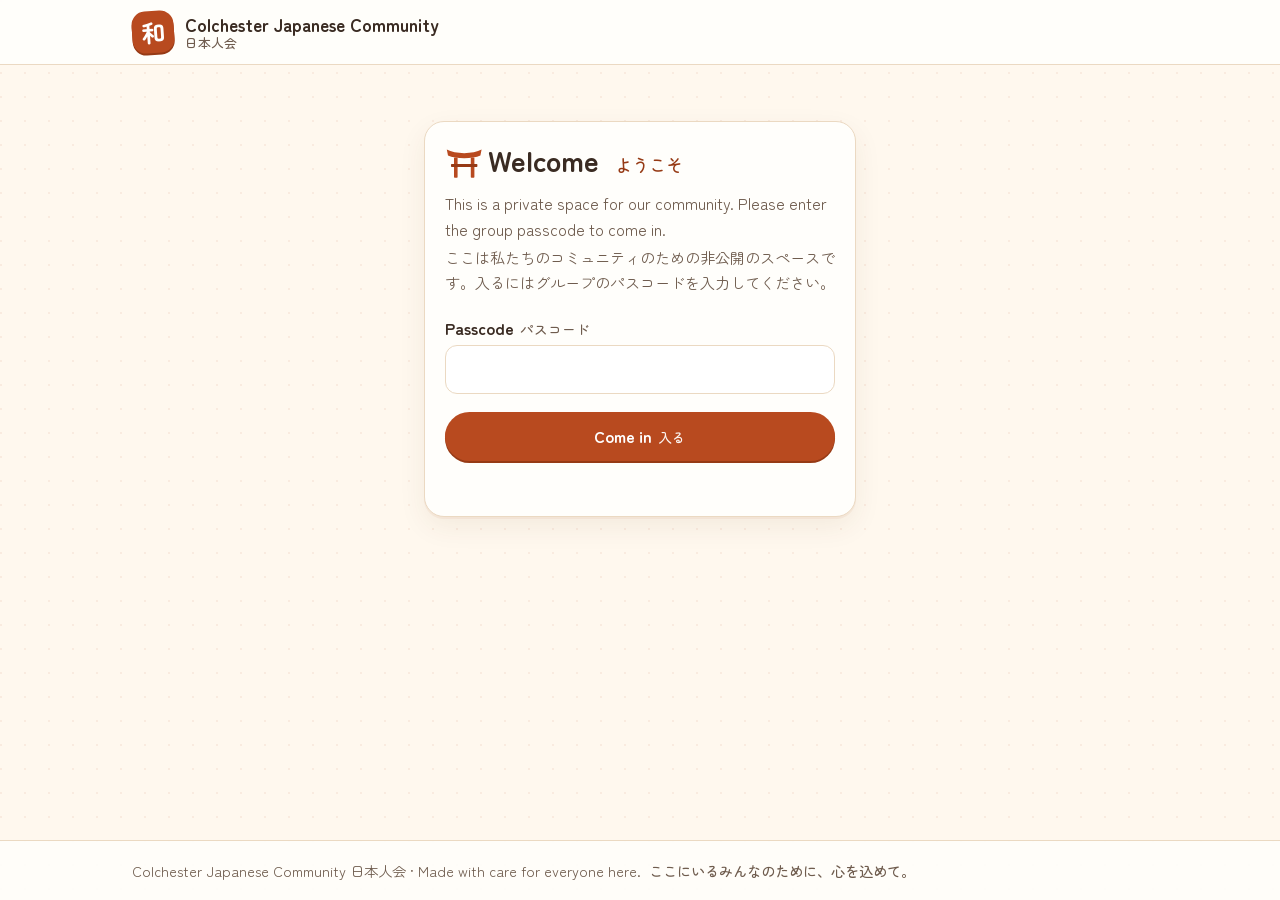
<file: index.html>
<!DOCTYPE html>
<html lang="en">
<head>
<meta charset="utf-8">
<meta name="viewport" content="width=device-width, initial-scale=1">
<meta name="theme-color" content="#B84A1F">
<title>Home ホーム | Colchester Japanese Community 日本人会</title>
<meta name="description" content="News, group orders, haircut bookings and handy links for the Colchester Japanese community. コルチェスター日本人会のお知らせ・注文・散髪予約・リンク集。">
<link rel="icon" href="assets/favicon.svg" type="image/svg+xml">
<link rel="preconnect" href="https://fonts.googleapis.com">
<link rel="preconnect" href="https://fonts.gstatic.com" crossorigin>
<link href="https://fonts.googleapis.com/css2?family=Zen+Maru+Gothic:wght@400;500;700&display=swap" rel="stylesheet">
<link rel="stylesheet" href="assets/style.css">
</head>
<body class="locked">
<header class="site-header">
  <div class="wrap">
    <a class="brand" href="index.html">
      <span class="hanko" aria-hidden="true" lang="ja">和</span>
      <span class="brand-text"><strong>Colchester Japanese Community</strong><small lang="ja">日本人会</small></span>
    </a>
    <nav class="nav" aria-label="Main">
      <a href="index.html" aria-current="page">Home<span class="ja" lang="ja">ホーム</span></a>
      <a href="orders.html">Orders<span class="ja" lang="ja">ご注文</span></a>
      <a href="haircut.html">Haircut<span class="ja" lang="ja">散髪</span></a>
      <a href="logs.html">Logs<span class="ja" lang="ja">履歴</span></a>
      <a href="links.html">Links<span class="ja" lang="ja">リンク</span></a>
    </nav>
  </div>
</header>

<main class="wrap">
  <!-- Passcode gate: nothing else on the page is shown until the group passcode is accepted -->
  <section id="gate" class="panel gate">
    <h1 class="gate-title"><span class="icon" data-icon="torii"></span>Welcome <span class="ja" lang="ja">ようこそ</span></h1>
    <p class="lede">This is a private space for our community. Please enter the group passcode to come in.<span class="ja-line" lang="ja">ここは私たちのコミュニティのための非公開のスペースです。入るにはグループのパスコードを入力してください。</span></p>
    <form id="gate-form" autocomplete="off" novalidate>
      <div class="field">
        <label for="code">Passcode<span class="ja" lang="ja">パスコード</span></label>
        <input type="password" id="code" required>
      </div>
      <button class="btn btn-block" type="submit">Come in<span class="ja" lang="ja">入る</span></button>
      <p id="gate-status" class="status" role="status" aria-live="polite"></p>
    </form>
  </section>

  <div id="app" hidden>
    <section class="hero">
      <h1><span lang="ja">こんにちは！</span> Welcome</h1>
      <p class="lede">A friendly little corner of the internet for our community. Catch up on the latest news, place your group order, book a haircut and find handy links, all in one place.<span class="ja-line" lang="ja">私たちのコミュニティのための、あたたかい小さな居場所です。最新のお知らせを確認したり、グループ注文をしたり、散髪を予約したり、便利なリンクを見つけたり。すべてここでできます。</span></p>
      <div class="hero-art" aria-hidden="true">
        <span class="chip"><span class="icon" data-icon="daifuku"></span></span>
        <span class="chip"><span class="icon" data-icon="tofu"></span></span>
        <span class="chip"><span class="icon" data-icon="natto"></span></span>
        <span class="chip"><span class="icon" data-icon="tea"></span></span>
        <span class="chip"><span class="icon" data-icon="scissors"></span></span>
      </div>
    </section>

    <section class="block" aria-labelledby="notices-h">
      <div class="block-head">
        <h2 id="notices-h"><span class="icon" data-icon="bell"></span>Latest notifications <span class="ja" lang="ja">最新のお知らせ</span></h2>
        <button type="button" class="btn btn-quiet" id="notices-refresh">Refresh<span class="ja" lang="ja">更新</span></button>
      </div>

      <p id="notice-state" class="empty" role="status">Loading notices…<span class="ja-line" lang="ja">お知らせを読み込み中…</span></p>
      <ul id="notice-list" class="notices"></ul>

      <details class="panel add-notice" id="add-notice">
        <summary>Add a notice for everyone<span class="ja" lang="ja">みんなにお知らせを追加</span></summary>
        <form id="notice-form" autocomplete="off" novalidate>
          <div class="field">
            <label for="n-name">Your name<span class="ja" lang="ja">お名前</span></label>
            <input type="text" id="n-name" maxlength="40" required>
          </div>
          <div class="field">
            <label for="n-message">Message<span class="ja" lang="ja">メッセージ</span></label>
            <textarea id="n-message" rows="4" maxlength="500" required></textarea>
            <span class="hint" id="n-count">0 / 500</span>
          </div>
          <button class="btn" type="submit" id="n-send">Post notice<span class="ja" lang="ja">お知らせを投稿</span></button>
          <p id="n-status" class="status" role="status" aria-live="polite"></p>
        </form>
      </details>
    </section>

    <section class="block" aria-labelledby="explore-h">
      <div class="block-head">
        <h2 id="explore-h">Around the site <span class="ja" lang="ja">メニュー</span></h2>
      </div>
      <ul class="tiles">
        <li><a class="tile" style="--c: var(--kaki)" href="orders.html">
          <span class="chip"><span class="icon" data-icon="basket"></span></span>
          <span class="tile-title">Orders<span class="ja" lang="ja">ご注文</span></span>
          <p>Choose your daifuku, tofu and natto for the group order.<span class="ja-line" lang="ja">グループ注文で、大福・お豆腐・納豆を選びましょう。</span></p>
        </a></li>
        <li><a class="tile" style="--c: var(--matcha)" href="haircut.html">
          <span class="chip"><span class="icon" data-icon="scissors"></span></span>
          <span class="tile-title">Haircut<span class="ja" lang="ja">散髪</span></span>
          <p>Book a one-hour slot between 09:00 and 17:00.<span class="ja-line" lang="ja">9:00〜17:00の間で、1時間の枠を予約できます。</span></p>
        </a></li>
        <li><a class="tile" style="--c: var(--sakura-deep)" href="logs.html">
          <span class="chip"><span class="icon" data-icon="notebook"></span></span>
          <span class="tile-title">Logs<span class="ja" lang="ja">履歴</span></span>
          <p>See who added or changed what on the orders, and when.<span class="ja-line" lang="ja">誰がいつ注文を追加・変更したか確認できます。</span></p>
        </a></li>
        <li><a class="tile" style="--c: #C99A2E" href="links.html">
          <span class="chip"><span class="icon" data-icon="link"></span></span>
          <span class="tile-title">Links<span class="ja" lang="ja">リンク</span></span>
          <p>Handy websites we like to visit.<span class="ja-line" lang="ja">私たちがよく見る便利なウェブサイトです。</span></p>
        </a></li>
      </ul>
    </section>
  </div>
</main>

<footer class="site-footer">
  <div class="wrap"><p>Colchester Japanese Community 日本人会 · Made with care for everyone here.<span class="ja foot-ja" lang="ja">ここにいるみんなのために、心を込めて。</span></p></div>
</footer>

<script src="assets/icons.js"></script>
<script src="assets/site.js"></script>
<script src="assets/home.js"></script>
</body>
</html>
</file>
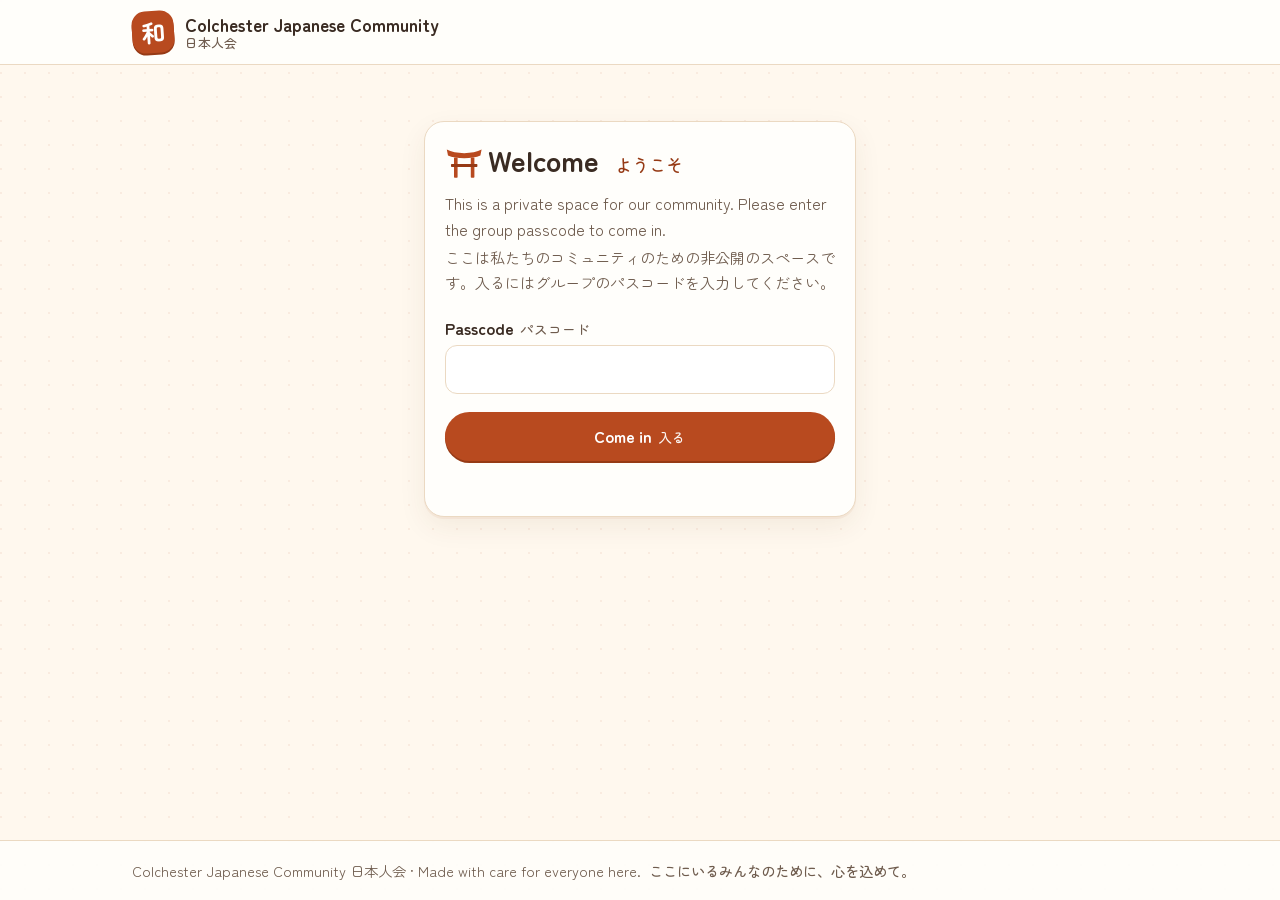
<file: haircut.html>
<!DOCTYPE html>
<html lang="en">
<head>
<meta charset="utf-8">
<meta name="viewport" content="width=device-width, initial-scale=1">
<meta name="theme-color" content="#B84A1F">
<title>Haircut 散髪 | Colchester Japanese Community 日本人会</title>
<link rel="icon" href="assets/favicon.svg" type="image/svg+xml">
<link rel="preconnect" href="https://fonts.googleapis.com">
<link rel="preconnect" href="https://fonts.gstatic.com" crossorigin>
<link href="https://fonts.googleapis.com/css2?family=Zen+Maru+Gothic:wght@400;500;700&display=swap" rel="stylesheet">
<link rel="stylesheet" href="assets/style.css">
</head>
<body class="locked">
<header class="site-header">
  <div class="wrap">
    <a class="brand" href="index.html">
      <span class="hanko" aria-hidden="true" lang="ja">和</span>
      <span class="brand-text"><strong>Colchester Japanese Community</strong><small lang="ja">日本人会</small></span>
    </a>
    <nav class="nav" aria-label="Main">
      <a href="index.html">Home<span class="ja" lang="ja">ホーム</span></a>
      <a href="orders.html">Orders<span class="ja" lang="ja">ご注文</span></a>
      <a href="haircut.html" aria-current="page">Haircut<span class="ja" lang="ja">散髪</span></a>
      <a href="logs.html">Logs<span class="ja" lang="ja">履歴</span></a>
      <a href="links.html">Links<span class="ja" lang="ja">リンク</span></a>
    </nav>
  </div>
</header>

<main class="wrap">
  <!-- Passcode gate: nothing else on the page is shown until the group passcode is accepted -->
  <section id="gate" class="panel gate">
    <h1 class="gate-title"><span class="icon" data-icon="torii"></span>Welcome <span class="ja" lang="ja">ようこそ</span></h1>
    <p class="lede">This is a private space for our community. Please enter the group passcode to come in.<span class="ja-line" lang="ja">ここは私たちのコミュニティのための非公開のスペースです。入るにはグループのパスコードを入力してください。</span></p>
    <form id="gate-form" autocomplete="off" novalidate>
      <div class="field">
        <label for="code">Passcode<span class="ja" lang="ja">パスコード</span></label>
        <input type="password" id="code" required>
      </div>
      <button class="btn btn-block" type="submit">Come in<span class="ja" lang="ja">入る</span></button>
      <p id="gate-status" class="status" role="status" aria-live="polite"></p>
    </form>
  </section>

  <div id="app" hidden>
    <div class="page-head">
      <span class="icon icon-lg" data-icon="scissors"></span>
      <div>
        <h1>Haircut <span class="ja" lang="ja">散髪</span></h1>
        <p class="lede">Book a one-hour slot between 09:00 and 17:00. Each slot is for one person.<span class="ja-line" lang="ja">9:00〜17:00の間で、1時間の枠を予約できます。1つの枠につき1名です。</span></p>
      </div>
    </div>

    <section class="panel" aria-labelledby="hc-heading">
      <h2 id="hc-heading" class="sr-only">Haircut schedule</h2>
      <div class="field name-field">
        <label for="hc-name">Your name<span class="ja" lang="ja">お名前</span></label>
        <input type="text" id="hc-name" maxlength="40" autocomplete="off">
      </div>

      <div class="table-wrap">
        <table class="slots">
          <caption class="sr-only">Haircut time slots</caption>
          <thead>
            <tr>
              <th scope="col">Time<span class="th-ja" lang="ja">時間</span></th>
              <th scope="col">Name<span class="th-ja" lang="ja">お名前</span></th>
              <th scope="col"><span class="sr-only">Action</span></th>
            </tr>
          </thead>
          <tbody id="slots"></tbody>
        </table>
      </div>

      <p id="hc-status" class="status" role="status" aria-live="polite"></p>
      <p class="board-note"><span id="hc-updated"></span> <button type="button" class="btn btn-quiet" id="hc-refresh">Refresh<span class="ja" lang="ja">更新</span></button></p>
    </section>
  </div>
</main>

<footer class="site-footer">
  <div class="wrap"><p>Colchester Japanese Community 日本人会 · Made with care for everyone here.<span class="ja foot-ja" lang="ja">ここにいるみんなのために、心を込めて。</span></p></div>
</footer>

<script src="assets/icons.js"></script>
<script src="assets/site.js"></script>
<script src="assets/haircut.js"></script>
</body>
</html>
</file>
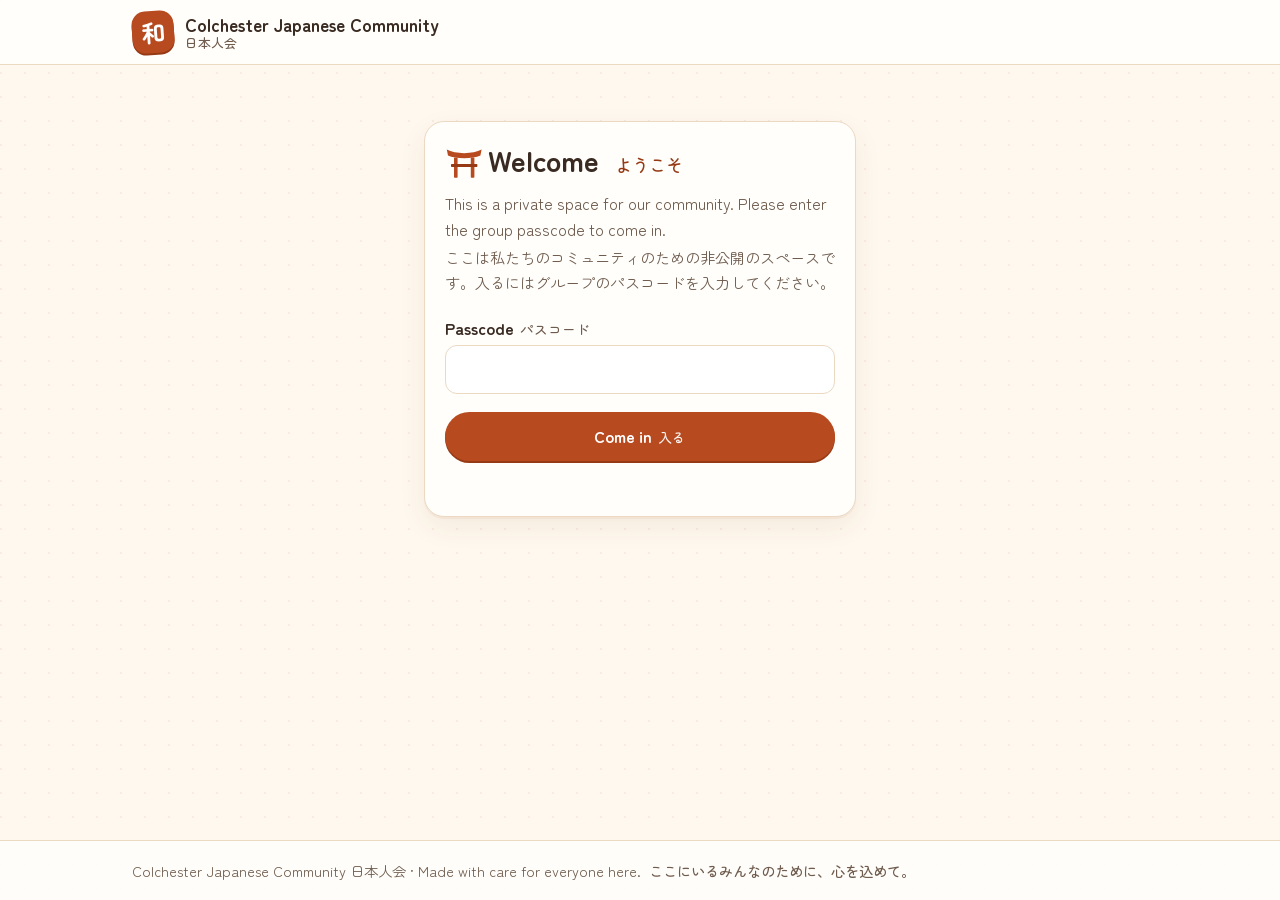
<file: links.html>
<!DOCTYPE html>
<html lang="en">
<head>
<meta charset="utf-8">
<meta name="viewport" content="width=device-width, initial-scale=1">
<meta name="theme-color" content="#B84A1F">
<title>Links リンク | Colchester Japanese Community 日本人会</title>
<link rel="icon" href="assets/favicon.svg" type="image/svg+xml">
<link rel="preconnect" href="https://fonts.googleapis.com">
<link rel="preconnect" href="https://fonts.gstatic.com" crossorigin>
<link href="https://fonts.googleapis.com/css2?family=Zen+Maru+Gothic:wght@400;500;700&display=swap" rel="stylesheet">
<link rel="stylesheet" href="assets/style.css">
</head>
<body class="locked">
<header class="site-header">
  <div class="wrap">
    <a class="brand" href="index.html">
      <span class="hanko" aria-hidden="true" lang="ja">和</span>
      <span class="brand-text"><strong>Colchester Japanese Community</strong><small lang="ja">日本人会</small></span>
    </a>
    <nav class="nav" aria-label="Main">
      <a href="index.html">Home<span class="ja" lang="ja">ホーム</span></a>
      <a href="orders.html">Orders<span class="ja" lang="ja">ご注文</span></a>
      <a href="haircut.html">Haircut<span class="ja" lang="ja">散髪</span></a>
      <a href="logs.html">Logs<span class="ja" lang="ja">履歴</span></a>
      <a href="links.html" aria-current="page">Links<span class="ja" lang="ja">リンク</span></a>
    </nav>
  </div>
</header>

<main class="wrap">
  <!-- Passcode gate: nothing else on the page is shown until the group passcode is accepted -->
  <section id="gate" class="panel gate">
    <h1 class="gate-title"><span class="icon" data-icon="torii"></span>Welcome <span class="ja" lang="ja">ようこそ</span></h1>
    <p class="lede">This is a private space for our community. Please enter the group passcode to come in.<span class="ja-line" lang="ja">ここは私たちのコミュニティのための非公開のスペースです。入るにはグループのパスコードを入力してください。</span></p>
    <form id="gate-form" autocomplete="off" novalidate>
      <div class="field">
        <label for="code">Passcode<span class="ja" lang="ja">パスコード</span></label>
        <input type="password" id="code" required>
      </div>
      <button class="btn btn-block" type="submit">Come in<span class="ja" lang="ja">入る</span></button>
      <p id="gate-status" class="status" role="status" aria-live="polite"></p>
    </form>
  </section>

  <div id="app" hidden>
    <div class="page-head">
      <span class="icon icon-lg" data-icon="link"></span>
      <div>
        <h1>Links <span class="ja" lang="ja">リンク集</span></h1>
        <p class="lede">Handy websites we like to visit. Each one opens in a new tab.<span class="ja-line" lang="ja">私たちがよく見る便利なウェブサイトです。それぞれ新しいタブで開きます。</span></p>
      </div>
    </div>

    <ul class="link-list">
      <li>
        <a class="link-card" href="https://tofucraft.co.uk/" target="_blank" rel="noopener">
          <span class="chip"><span class="icon" data-icon="tofu"></span></span>
          <div>
            <span class="link-kind">Website<span class="ja" lang="ja">ウェブサイト</span></span>
            <div class="link-title">Tofu Craft</div>
            <span class="link-url">tofucraft.co.uk</span>
            <p class="link-desc">Visit the Tofu Craft website.<span class="ja-line" lang="ja">Tofu Craft のウェブサイトを見る。</span></p>
          </div>
        </a>
      </li>
      <li>
        <a class="link-card" href="https://www.everysprout.co.uk/green-tea" target="_blank" rel="noopener">
          <span class="chip"><span class="icon" data-icon="tea"></span></span>
          <div>
            <span class="link-kind">Website<span class="ja" lang="ja">ウェブサイト</span></span>
            <div class="link-title">Every Sprout: Green tea <span class="ja" lang="ja">緑茶</span></div>
            <span class="link-url">everysprout.co.uk/green-tea</span>
            <p class="link-desc">Browse the green tea range at Every Sprout.<span class="ja-line" lang="ja">Every Sprout の緑茶の商品を見る。</span></p>
          </div>
        </a>
      </li>
      <li>
        <a class="link-card" href="https://www.instagram.com/daifukumorita/" target="_blank" rel="noopener">
          <span class="chip"><span class="icon" data-icon="daifuku"></span></span>
          <div>
            <span class="link-kind">Instagram<span class="ja" lang="ja">インスタグラム</span></span>
            <div class="link-title">Daifuku Morita</div>
            <span class="link-url">instagram.com/daifukumorita</span>
            <p class="link-desc">Follow Daifuku Morita on Instagram.<span class="ja-line" lang="ja">Instagram で Daifuku Morita をフォローする。</span></p>
          </div>
        </a>
      </li>
    </ul>
  </div>
</main>

<footer class="site-footer">
  <div class="wrap"><p>Colchester Japanese Community 日本人会 · Made with care for everyone here.<span class="ja foot-ja" lang="ja">ここにいるみんなのために、心を込めて。</span></p></div>
</footer>

<script src="assets/icons.js"></script>
<script src="assets/site.js"></script>
<script src="assets/links.js"></script>
</body>
</html>
</file>
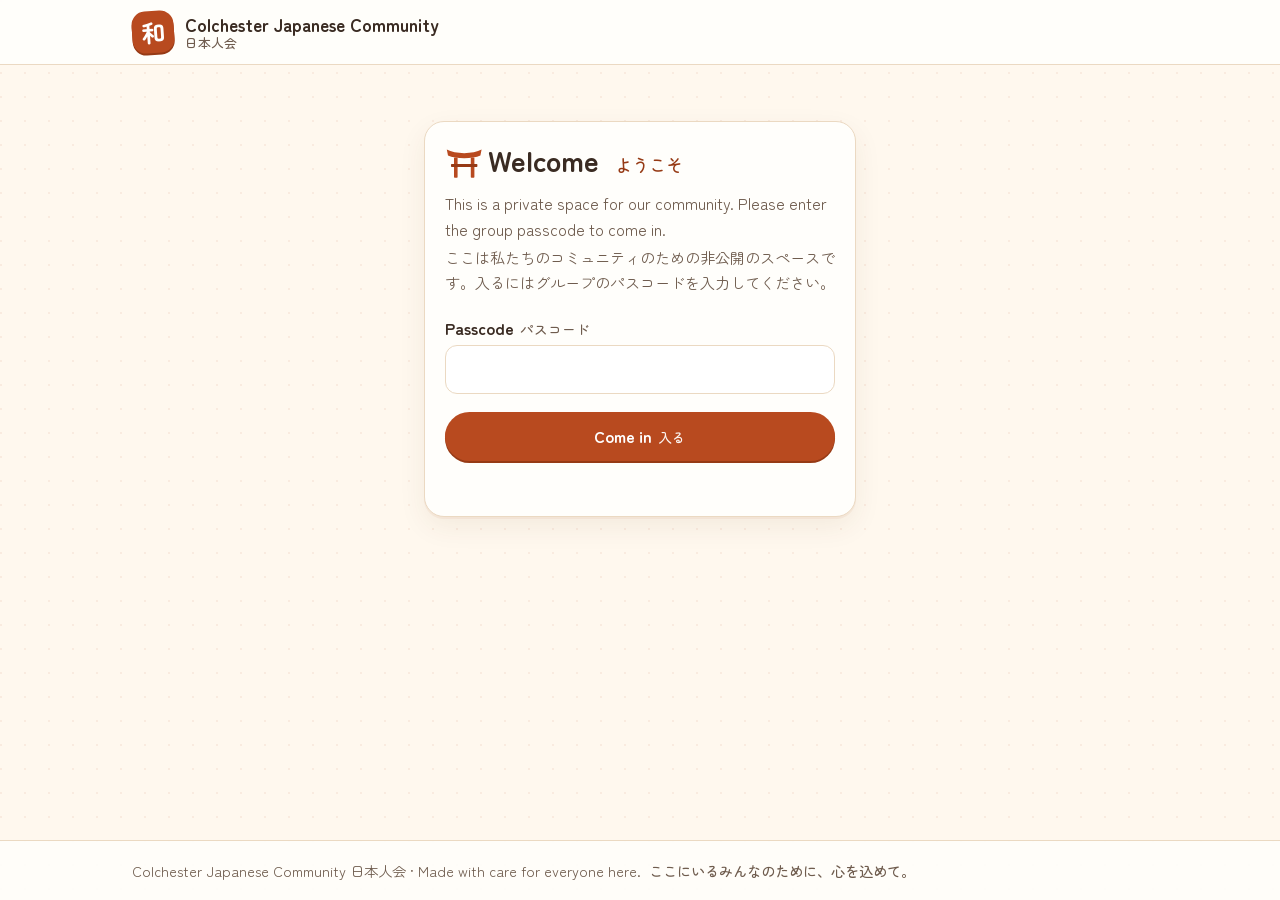
<file: logs.html>
<!DOCTYPE html>
<html lang="en">
<head>
<meta charset="utf-8">
<meta name="viewport" content="width=device-width, initial-scale=1">
<meta name="theme-color" content="#B84A1F">
<title>Logs 履歴 | Colchester Japanese Community 日本人会</title>
<link rel="icon" href="assets/favicon.svg" type="image/svg+xml">
<link rel="preconnect" href="https://fonts.googleapis.com">
<link rel="preconnect" href="https://fonts.gstatic.com" crossorigin>
<link href="https://fonts.googleapis.com/css2?family=Zen+Maru+Gothic:wght@400;500;700&display=swap" rel="stylesheet">
<link rel="stylesheet" href="assets/style.css">
</head>
<body class="locked">
<header class="site-header">
  <div class="wrap">
    <a class="brand" href="index.html">
      <span class="hanko" aria-hidden="true" lang="ja">和</span>
      <span class="brand-text"><strong>Colchester Japanese Community</strong><small lang="ja">日本人会</small></span>
    </a>
    <nav class="nav" aria-label="Main">
      <a href="index.html">Home<span class="ja" lang="ja">ホーム</span></a>
      <a href="orders.html">Orders<span class="ja" lang="ja">ご注文</span></a>
      <a href="haircut.html">Haircut<span class="ja" lang="ja">散髪</span></a>
      <a href="logs.html" aria-current="page">Logs<span class="ja" lang="ja">履歴</span></a>
      <a href="links.html">Links<span class="ja" lang="ja">リンク</span></a>
    </nav>
  </div>
</header>

<main class="wrap">
  <!-- Passcode gate: nothing else on the page is shown until the group passcode is accepted -->
  <section id="gate" class="panel gate">
    <h1 class="gate-title"><span class="icon" data-icon="torii"></span>Welcome <span class="ja" lang="ja">ようこそ</span></h1>
    <p class="lede">This is a private space for our community. Please enter the group passcode to come in.<span class="ja-line" lang="ja">ここは私たちのコミュニティのための非公開のスペースです。入るにはグループのパスコードを入力してください。</span></p>
    <form id="gate-form" autocomplete="off" novalidate>
      <div class="field">
        <label for="code">Passcode<span class="ja" lang="ja">パスコード</span></label>
        <input type="password" id="code" required>
      </div>
      <button class="btn btn-block" type="submit">Come in<span class="ja" lang="ja">入る</span></button>
      <p id="gate-status" class="status" role="status" aria-live="polite"></p>
    </form>
  </section>

  <div id="app" hidden>
    <div class="page-head">
      <span class="icon icon-lg" data-icon="notebook"></span>
      <div>
        <h1>Logs <span class="ja" lang="ja">履歴</span></h1>
        <p class="lede">A record of orders as they were added, changed or removed on the Orders page, newest first. Times are UK time.<span class="ja-line" lang="ja">注文ページで追加・変更・取り消しされた注文の記録です（新しい順）。時刻は英国時間です。</span></p>
      </div>
    </div>

    <div class="block-head">
      <p class="updated"><span id="updated"></span></p>
      <button type="button" class="btn btn-quiet" id="refresh">Refresh<span class="ja" lang="ja">更新</span></button>
    </div>
    <p id="log-empty" class="empty" hidden>Nothing has been ordered yet.<span class="ja-line" lang="ja">まだ注文はありません。</span></p>
    <ol id="log-list" class="logs"></ol>
  </div>
</main>

<footer class="site-footer">
  <div class="wrap"><p>Colchester Japanese Community 日本人会 · Made with care for everyone here.<span class="ja foot-ja" lang="ja">ここにいるみんなのために、心を込めて。</span></p></div>
</footer>

<script src="assets/icons.js"></script>
<script src="assets/site.js"></script>
<script src="assets/logs.js"></script>
</body>
</html>
</file>
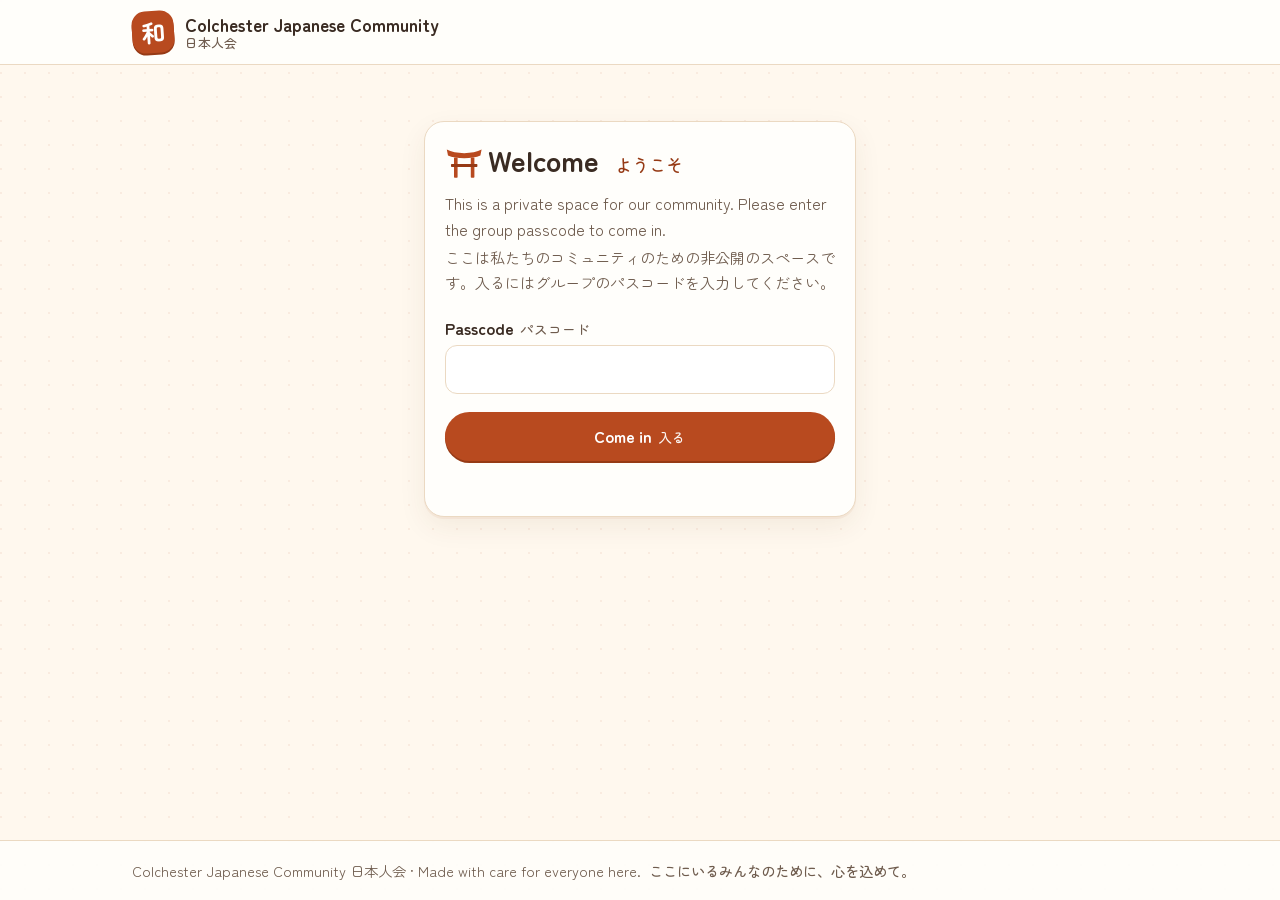
<file: orders.html>
<!DOCTYPE html>
<html lang="en">
<head>
<meta charset="utf-8">
<meta name="viewport" content="width=device-width, initial-scale=1">
<meta name="theme-color" content="#B84A1F">
<title>Orders ご注文 | Colchester Japanese Community 日本人会</title>
<link rel="icon" href="assets/favicon.svg" type="image/svg+xml">
<link rel="preconnect" href="https://fonts.googleapis.com">
<link rel="preconnect" href="https://fonts.gstatic.com" crossorigin>
<link href="https://fonts.googleapis.com/css2?family=Zen+Maru+Gothic:wght@400;500;700&display=swap" rel="stylesheet">
<link rel="stylesheet" href="assets/style.css">
</head>
<body class="locked">
<header class="site-header">
  <div class="wrap">
    <a class="brand" href="index.html">
      <span class="hanko" aria-hidden="true" lang="ja">和</span>
      <span class="brand-text"><strong>Colchester Japanese Community</strong><small lang="ja">日本人会</small></span>
    </a>
    <nav class="nav" aria-label="Main">
      <a href="index.html">Home<span class="ja" lang="ja">ホーム</span></a>
      <a href="orders.html" aria-current="page">Orders<span class="ja" lang="ja">ご注文</span></a>
      <a href="haircut.html">Haircut<span class="ja" lang="ja">散髪</span></a>
      <a href="logs.html">Logs<span class="ja" lang="ja">履歴</span></a>
      <a href="links.html">Links<span class="ja" lang="ja">リンク</span></a>
    </nav>
  </div>
</header>

<main class="wrap">
  <!-- Passcode gate: nothing else on the page is shown until the group passcode is accepted -->
  <section id="gate" class="panel gate">
    <h1 class="gate-title"><span class="icon" data-icon="torii"></span>Welcome <span class="ja" lang="ja">ようこそ</span></h1>
    <p class="lede">This is a private space for our community. Please enter the group passcode to come in.<span class="ja-line" lang="ja">ここは私たちのコミュニティのための非公開のスペースです。入るにはグループのパスコードを入力してください。</span></p>
    <form id="gate-form" autocomplete="off" novalidate>
      <div class="field">
        <label for="code">Passcode<span class="ja" lang="ja">パスコード</span></label>
        <input type="password" id="code" required>
      </div>
      <button class="btn btn-block" type="submit">Come in<span class="ja" lang="ja">入る</span></button>
      <p id="gate-status" class="status" role="status" aria-live="polite"></p>
    </form>
  </section>

  <div id="app" class="stack" hidden>
    <div class="page-head">
      <span class="icon icon-lg" data-icon="basket"></span>
      <div>
        <h1>Orders <span class="ja" lang="ja">ご注文</span></h1>
        <p class="lede">Choose what you would like from each section and send your order. The tables below show what everyone has ordered. You can change your order at any time: enter your name and your current order appears here, ready to amend.<span class="ja-line" lang="ja">各セクションから欲しいものを選んで注文を送信してください。下の表にみんなの注文が表示されます。注文はいつでも変更できます。お名前を入力すると、現在の注文がここに表示されます。</span></p>
      </div>
    </div>

    <p class="lede" style="margin:0"><a href="#board-heading">Jump to everyone's orders<span class="ja" lang="ja">みんなの注文へ移動</span></a></p>

    <section class="panel order" aria-labelledby="order-heading">
      <h2 id="order-heading" style="margin-bottom:1rem">Your order <span class="ja" lang="ja">あなたの注文</span></h2>
      <div id="amend-banner" class="banner" hidden>You already have an order. Change anything below and press “Update my order” to replace it.<span class="ja-line" lang="ja">すでに注文があります。下で内容を変更し、「注文を更新」を押すと置き換えられます。</span></div>
      <form id="order-form" autocomplete="off" novalidate>
        <div class="field">
          <label for="name">Your name<span class="ja" lang="ja">お名前</span></label>
          <input type="text" id="name" maxlength="40" required>
        </div>
        <fieldset class="field" id="collections">
          <legend style="font-size:1rem">Collect from<span class="ja" lang="ja">受け取り場所</span></legend>
          <div class="choices" id="collection-choices"></div>
        </fieldset>

        <div id="sections"></div>

        <p class="total-line" aria-live="polite">Your total<span class="ja" lang="ja">合計</span> <strong id="total">£0.00</strong><span class="hint" id="total-note"></span></p>
        <div class="form-actions">
          <button class="btn btn-block" type="submit" id="send">Send order<span class="ja" lang="ja">注文を送信</span></button>
          <button class="btn btn-quiet btn-block" type="button" id="remove" hidden>Remove my order<span class="ja" lang="ja">注文を取り消す</span></button>
          <div class="confirm" id="remove-confirm" hidden>
            <p>Remove your whole order?<span class="ja-line" lang="ja">注文全体を取り消しますか？</span></p>
            <div class="row">
              <button type="button" class="btn btn-danger btn-small" id="remove-yes">Yes, remove it<span class="ja" lang="ja">はい、取り消す</span></button>
              <button type="button" class="btn btn-quiet" id="remove-no">Keep it<span class="ja" lang="ja">やめる</span></button>
            </div>
          </div>
        </div>
        <p id="order-status" class="status" role="status" aria-live="polite"></p>
      </form>
    </section>

    <section class="panel" aria-labelledby="board-heading">
      <div class="board-head">
        <h2 id="board-heading" style="margin:0">Everyone's orders <span class="ja" lang="ja">みんなの注文</span></h2>
        <p class="updated"><span id="updated"></span> <button type="button" class="btn btn-quiet" id="refresh">Refresh<span class="ja" lang="ja">更新</span></button></p>
      </div>
      <div id="board"></div>
      <p class="board-note" id="board-note"></p>
    </section>
  </div>
</main>

<footer class="site-footer">
  <div class="wrap"><p>Colchester Japanese Community 日本人会 · Made with care for everyone here.<span class="ja foot-ja" lang="ja">ここにいるみんなのために、心を込めて。</span></p></div>
</footer>

<script src="assets/icons.js"></script>
<script src="assets/site.js"></script>
<script src="assets/orders.js"></script>
</body>
</html>
</file>
<file: assets/style.css>
/* Japanese Community site – shared styles
   Warm washi-paper cream, persimmon (kaki), matcha green and sakura pink. */

:root {
  --washi: #FFF8EE;
  --washi-deep: #FBEBD3;
  --card: #FFFEFB;
  --ink: #3A2B22;
  --muted: #6F5C4E;
  --line: #EBD9C2;
  --kaki: #B84A1F;
  --kaki-dark: #963A15;
  --matcha: #52713B;
  --matcha-dark: #3F5A2C;
  --matcha-soft: #E8EFDD;
  --sakura: #F8D7D9;
  --sakura-deep: #C2526A;
  --sakura-soft: #FDEEEE;
  --focus: #E0A100;
  --error: #A3261B;
  --shadow: 0 2px 0 rgba(184, 74, 31, .06), 0 10px 28px rgba(90, 50, 20, .07);
  color-scheme: light;
}

* { box-sizing: border-box; }
[hidden] { display: none !important; }
html { -webkit-text-size-adjust: 100%; }

body {
  margin: 0;
  min-height: 100vh;
  display: flex;
  flex-direction: column;
  background-color: var(--washi);
  background-image: radial-gradient(circle at 1px 1px, rgba(184, 74, 31, .07) 1.2px, transparent 0);
  background-size: 24px 24px;
  color: var(--ink);
  font: 400 1rem/1.65 "Zen Maru Gothic", "Hiragino Maru Gothic ProN", "Hiragino Sans", "Yu Gothic UI", "Yu Gothic", Meiryo, system-ui, -apple-system, "Segoe UI", sans-serif;
}
main { flex: 1; padding-bottom: 3rem; }
.wrap { width: 100%; max-width: 1080px; margin: 0 auto; padding: 0 clamp(1rem, 4vw, 2rem); }

h1, h2, h3 { line-height: 1.25; margin: 0; }
h1 { font-size: clamp(1.9rem, 5.5vw, 2.8rem); font-weight: 700; }
h2 { font-size: 1.45rem; font-weight: 700; }
h3 { font-size: 1.15rem; font-weight: 700; margin-bottom: .6rem; }
.ja { font-weight: 500; }
h1 .ja, h2 .ja { font-size: .6em; color: var(--kaki-dark); margin-left: .5rem; white-space: nowrap; }
a { color: var(--kaki-dark); font-weight: 500; }
:focus-visible { outline: 3px solid var(--focus); outline-offset: 2px; }
.lede { color: var(--muted); max-width: 56ch; margin: .6rem 0 0; }
.empty { color: var(--muted); margin: 0; }
.sr-only { position: absolute; width: 1px; height: 1px; overflow: hidden; clip: rect(0 0 0 0); white-space: nowrap; }

/* ---- Header -------------------------------------------------------------- */
.site-header {
  background: rgba(255, 254, 251, .94);
  border-bottom: 1px solid var(--line);
  position: sticky; top: 0; z-index: 10;
  backdrop-filter: blur(6px);
}
.site-header .wrap {
  display: flex; flex-wrap: wrap; align-items: center; justify-content: space-between;
  gap: .5rem 1.5rem; padding-top: .7rem; padding-bottom: .7rem;
}
.brand { display: flex; align-items: center; gap: .7rem; text-decoration: none; color: var(--ink); }
.hanko {
  display: grid; place-items: center;
  width: 2.6rem; height: 2.6rem; border-radius: .85rem;
  background: var(--kaki); color: #fff;
  font-weight: 700; font-size: 1.5rem; line-height: 1;
  transform: rotate(-4deg);
  box-shadow: 0 2px 0 var(--kaki-dark);
}
.brand-text { display: flex; flex-direction: column; line-height: 1.2; }
.brand-text strong { font-size: 1.1rem; }
.brand-text small { color: var(--muted); font-size: .8rem; }

.nav { display: flex; flex-wrap: wrap; gap: .3rem; }
.nav a {
  display: inline-flex; flex-direction: column; align-items: center; line-height: 1.2;
  padding: .4rem .95rem; border-radius: 999px;
  text-decoration: none; color: var(--ink); font-weight: 500;
}
.nav a .ja { font-size: .7rem; color: var(--muted); font-weight: 400; }
.nav a:hover { background: var(--sakura-soft); }
.nav a[aria-current="page"] { background: var(--kaki); color: #fff; }
.nav a[aria-current="page"] .ja { color: #fff; }

@media (max-width: 720px) {
  .site-header { position: static; }
  .nav { gap: .1rem; margin-left: -.4rem; }
  .nav a { padding: .4rem .6rem; }
  .nav a .ja { display: none; }
}

/* ---- Hero & page heads ----------------------------------------------------- */
.hero {
  position: relative; overflow: hidden;
  margin: clamp(1.25rem, 4vw, 2.25rem) 0;
  padding: clamp(1.5rem, 5vw, 3rem);
  border-radius: 28px;
  border: 1px solid var(--line);
  background: linear-gradient(135deg, var(--sakura-soft) 0%, var(--washi-deep) 100%);
}
.hero::before, .hero::after { content: ""; position: absolute; border-radius: 50%; pointer-events: none; }
.hero::before { width: 240px; height: 240px; right: -70px; top: -80px; background: var(--kaki); opacity: .13; }
.hero::after { width: 120px; height: 120px; right: 130px; bottom: -50px; background: var(--sakura-deep); opacity: .16; }
.hero > * { position: relative; }
.hero h1 { font-size: clamp(2.1rem, 6.5vw, 3.4rem); }
.hero .lede { font-size: 1.05rem; }

.page-head { padding: clamp(1.5rem, 4vw, 2.5rem) 0 1.25rem; }

/* ---- Blocks & panels --------------------------------------------------------- */
.block { margin-top: clamp(1.5rem, 4vw, 2.5rem); }
.block-head { display: flex; flex-wrap: wrap; justify-content: space-between; align-items: baseline; gap: .5rem 1rem; margin-bottom: 1rem; }
.stack { display: grid; grid-template-columns: minmax(0, 1fr); gap: 1.5rem; }
.panel {
  background: var(--card);
  border: 1px solid var(--line);
  border-radius: 20px;
  padding: 1.25rem;
  box-shadow: var(--shadow);
}
.order { max-width: 46rem; }
.gate { max-width: 27rem; margin: clamp(1.5rem, 6vw, 3.5rem) auto 0; }
.gate-title { font-size: 1.8rem; }
.gate .lede { margin: .5rem 0 1.25rem; }
.locked .nav { display: none; }

/* ---- Forms ---------------------------------------------------------------- */
label, .label { display: block; font-weight: 700; margin-bottom: .25rem; }
input[type="text"], input[type="password"], textarea {
  width: 100%; font: inherit; color: var(--ink);
  padding: .65rem .85rem;
  border: 1.5px solid var(--line); border-radius: 12px; background: #fff;
}
textarea { resize: vertical; min-height: 6rem; }
input::placeholder, textarea::placeholder { color: #9a8778; }
.field { margin-bottom: 1.1rem; }
.hint { color: var(--muted); font-size: .85rem; }

fieldset { border: 0; margin: 0; padding: 0; min-width: 0; }
legend { padding: 0; font-weight: 700; font-size: 1.2rem; margin-bottom: .5rem; }
.gloss { font-weight: 400; color: var(--muted); font-size: .95rem; margin-left: .35rem; }
.section { padding-top: 1.25rem; margin-top: 1.25rem; border-top: 2px dashed var(--line); }

.choices { display: flex; flex-wrap: wrap; gap: .5rem 1.25rem; }
.choice { display: flex; align-items: center; gap: .5rem; font-weight: 400; margin: 0; padding: .35rem 0; cursor: pointer; }
.choice input { width: 1.15rem; height: 1.15rem; accent-color: var(--kaki); }

.btn {
  font: inherit; font-weight: 700;
  background: var(--kaki); color: #fff;
  border: 0; border-radius: 999px;
  padding: .7rem 1.5rem; cursor: pointer;
  box-shadow: 0 2px 0 var(--kaki-dark);
}
.btn:hover { background: var(--kaki-dark); }
.btn:disabled { opacity: .6; cursor: wait; }
.btn-block { width: 100%; }
.btn-quiet {
  background: #fff; color: var(--kaki-dark);
  border: 1.5px solid var(--line); box-shadow: none;
  padding: .3rem .9rem; font-weight: 500; font-size: .9rem;
}
.btn-quiet:hover { background: var(--sakura-soft); border-color: var(--sakura-deep); }
.btn-green { background: var(--matcha); box-shadow: 0 2px 0 var(--matcha-dark); }
.btn-green:hover { background: var(--matcha-dark); }
.btn-small { padding: .35rem 1rem; font-size: .9rem; }

.status { min-height: 1.5em; margin: .75rem 0 0; font-size: .95rem; }
.status.error, .empty.error { color: var(--error); }

/* ---- Notices ---------------------------------------------------------------- */
.notices { display: grid; gap: .9rem; list-style: none; margin: 0; padding: 0; }
.notice {
  background: var(--card);
  border: 1px solid var(--line); border-left: 6px solid var(--sakura-deep);
  border-radius: 16px; padding: 1rem 1.25rem;
  box-shadow: var(--shadow);
}
.notice-meta { display: flex; flex-wrap: wrap; gap: .1rem .75rem; align-items: baseline; color: var(--muted); font-size: .85rem; }
.notice-name { color: var(--ink); font-weight: 700; font-size: 1rem; }
.notice-body { margin: .35rem 0 0; white-space: pre-wrap; overflow-wrap: anywhere; }

.panel.add-notice { margin-top: 1.25rem; padding: 0; }
.add-notice summary {
  cursor: pointer; list-style: none;
  padding: 1rem 1.25rem; border-radius: 20px;
  font-weight: 700; color: var(--kaki-dark);
  display: flex; align-items: center; gap: .6rem;
}
.add-notice summary::-webkit-details-marker { display: none; }
.add-notice summary::before {
  content: "+"; display: inline-grid; place-items: center;
  width: 1.6rem; height: 1.6rem; border-radius: 50%;
  background: var(--kaki); color: #fff; font-weight: 700; line-height: 1;
}
.add-notice[open] summary::before { content: "\2212"; }
.add-notice form { padding: 0 1.25rem 1.25rem; }

/* ---- Home tiles --------------------------------------------------------------- */
.tiles { display: grid; grid-template-columns: repeat(auto-fit, minmax(210px, 1fr)); gap: 1rem; list-style: none; margin: 0; padding: 0; }
.tile {
  display: block; height: 100%;
  padding: 1.1rem 1.25rem 1.25rem;
  border-radius: 20px; background: var(--card);
  border: 1px solid var(--line); border-top: 6px solid var(--c, var(--kaki));
  text-decoration: none; color: var(--ink);
  box-shadow: var(--shadow);
  transition: transform .15s ease, box-shadow .15s ease;
}
.tile:hover { transform: translateY(-3px); box-shadow: 0 2px 0 rgba(184, 74, 31, .08), 0 14px 30px rgba(90, 50, 20, .12); }
.tile-title { font-size: 1.2rem; font-weight: 700; }
.tile .ja { color: var(--kaki-dark); font-size: .9rem; margin-left: .4rem; }
.tile p { margin: .35rem 0 0; color: var(--muted); font-size: .95rem; }

/* ---- Order form ----------------------------------------------------------------- */
.products { margin: 0 0 1rem; padding: 0; list-style: none; border-top: 1px solid var(--line); }
.product {
  display: grid; grid-template-columns: 1fr auto; gap: .75rem; align-items: center;
  padding: .6rem 0; border-bottom: 1px solid var(--line);
}
.product-name { font-weight: 700; }
.product-detail { color: var(--muted); font-size: .9rem; }
.stepper { display: flex; align-items: center; gap: .3rem; }
.stepper button {
  width: 2.5rem; height: 2.5rem; font: inherit; font-size: 1.25rem; line-height: 1;
  border: 1.5px solid var(--line); border-radius: 50%; background: #fff; color: var(--ink); cursor: pointer;
}
.stepper button:hover { border-color: var(--kaki); background: var(--sakura-soft); }
.stepper input {
  width: 3rem; height: 2.5rem; text-align: center; font: inherit; font-weight: 700;
  border: 1.5px solid var(--line); border-radius: 12px; -moz-appearance: textfield;
}
.stepper input::-webkit-outer-spin-button, .stepper input::-webkit-inner-spin-button { -webkit-appearance: none; margin: 0; }

.total-line { margin: 1.5rem 0 1rem; padding-top: 1rem; border-top: 2px solid var(--kaki); font-size: 1.1rem; }
.total-line strong { font-size: 1.75rem; font-weight: 700; margin-left: .25rem; }
.total-line .hint { margin-left: .5rem; }

.board-head { display: flex; justify-content: space-between; align-items: baseline; gap: 1rem; flex-wrap: wrap; margin-bottom: .5rem; }
.updated { color: var(--muted); font-size: .85rem; margin: 0; }
.board-block { margin-top: 1.5rem; }
.board-note { color: var(--muted); font-size: .85rem; margin: 1rem 0 0; }

/* ---- Tables ---------------------------------------------------------------------- */
.table-wrap { overflow-x: auto; border: 1px solid var(--line); border-radius: 14px; }
table { border-collapse: collapse; width: 100%; font-size: .9rem; }
th, td { padding: .5rem .65rem; text-align: center; border-bottom: 1px solid var(--line); white-space: nowrap; }
th { background: var(--matcha); color: #fff; font-weight: 700; vertical-align: bottom; white-space: normal; min-width: 4.25rem; }
th:first-child, td:first-child { text-align: left; position: sticky; left: 0; z-index: 1; }
td, tbody th[scope="row"] { background: var(--row, #fff); }
tbody tr:nth-child(even) { --row: #FBF4E8; }
td.note { text-align: left; white-space: normal; min-width: 9rem; color: var(--muted); }
td.money { font-variant-numeric: tabular-nums; font-weight: 700; }
tfoot td { font-weight: 700; border-top: 2px solid var(--matcha); border-bottom: 0; }

/* ---- Haircut ---------------------------------------------------------------------- */
.slots th, .slots td { text-align: left; padding: .7rem .9rem; vertical-align: middle; }
.slots thead th { position: static; }
.slots tbody th[scope="row"] { position: static; background: var(--row, #fff); color: var(--ink); font-variant-numeric: tabular-nums; white-space: nowrap; font-weight: 700; }
.slots td.action { text-align: right; width: 1%; }
.slot-free { color: var(--muted); }
.slot-name { display: inline-block; background: var(--matcha-soft); color: var(--matcha-dark); font-weight: 700; padding: .15rem .8rem; border-radius: 999px; }
.slot-past { color: #9a8778; }
@media (max-width: 520px) {
  .panel { padding: 1rem; }
  .slots th, .slots td { padding: .6rem .4rem; }
  .slots tbody th[scope="row"] { font-size: .9rem; }
  .slots .btn-small { padding: .3rem .8rem; }
  .slot-name { padding: .1rem .65rem; }
}
@media (max-width: 400px) {
  .panel { padding: .8rem; }
  .slots { font-size: .85rem; }
  .slots th, .slots td { padding: .55rem .3rem; }
  .slots tbody th[scope="row"] { font-size: .85rem; }
  .slots .btn-small { padding: .3rem .65rem; font-size: .85rem; }
  .slot-name { padding: .1rem .55rem; }
}

/* ---- Logs -------------------------------------------------------------------------- */
.logs { list-style: none; margin: 0; padding: 0; display: grid; gap: .6rem; }
.log {
  display: flex; flex-wrap: wrap; align-items: baseline; gap: .3rem .9rem;
  background: var(--card); border: 1px solid var(--line); border-radius: 14px;
  padding: .75rem 1rem;
}
.log-when {
  font-variant-numeric: tabular-nums; font-weight: 700; font-size: .9rem;
  background: var(--sakura-soft); color: var(--kaki-dark);
  padding: .1rem .7rem; border-radius: 999px; white-space: nowrap;
}
.log-text { margin: 0; flex: 1 1 14rem; overflow-wrap: anywhere; }
.log-meta { flex-basis: 100%; margin: 0; color: var(--muted); font-size: .85rem; }

/* ---- Links -------------------------------------------------------------------------- */
.link-list { display: grid; gap: 1rem; list-style: none; margin: 0; padding: 0; grid-template-columns: repeat(auto-fit, minmax(280px, 1fr)); }
.link-card {
  display: block; height: 100%;
  background: var(--card); border: 1px solid var(--line); border-radius: 20px;
  padding: 1.25rem; text-decoration: none; color: var(--ink);
  box-shadow: var(--shadow);
  transition: transform .15s ease, box-shadow .15s ease;
}
.link-card:hover { transform: translateY(-3px); box-shadow: 0 2px 0 rgba(184, 74, 31, .08), 0 14px 30px rgba(90, 50, 20, .12); }
.link-kind { display: inline-block; font-size: .8rem; font-weight: 700; padding: .1rem .7rem; border-radius: 999px; background: var(--matcha-soft); color: var(--matcha-dark); }
.link-title { font-size: 1.2rem; font-weight: 700; margin: .5rem 0 .15rem; }
.link-url { color: var(--kaki-dark); font-size: .9rem; overflow-wrap: anywhere; }
.link-card p { margin: .4rem 0 0; color: var(--muted); font-size: .95rem; }

/* ---- Footer ---------------------------------------------------------------------------- */
.site-footer { border-top: 1px solid var(--line); background: rgba(255, 254, 251, .9); color: var(--muted); font-size: .9rem; }
.site-footer .wrap { padding-top: 1.1rem; padding-bottom: 1.1rem; }
.site-footer p { margin: 0; }

@media (prefers-reduced-motion: reduce) {
  * { transition: none !important; }
  .tile:hover, .link-card:hover { transform: none; }
}

/* ---- Icons -------------------------------------------------------------------------- */
.icon { display: inline-block; flex: none; width: 1.2em; height: 1.2em; vertical-align: -.2em; }
.icon svg { display: block; width: 100%; height: 100%; }
.icon-md { width: 2.6rem; height: 2.6rem; }
.icon-lg { width: 3.4rem; height: 3.4rem; }
h1 .icon, h2 .icon, h3 .icon, legend .icon { width: 1.35em; height: 1.35em; vertical-align: -.3em; margin-right: .3rem; }
.gate-title .icon { width: 2.4rem; height: 2.4rem; vertical-align: -.6rem; }
.chip {
  display: grid; place-items: center; flex: none;
  width: 3.6rem; height: 3.6rem; border-radius: 50%;
  background: rgba(255, 254, 251, .92); border: 1px solid var(--line);
  box-shadow: 0 2px 0 rgba(184, 74, 31, .06);
}
.chip .icon { width: 2.3rem; height: 2.3rem; }

/* ---- English + Japanese text ---------------------------------------------------------- */
.ja-line { display: block; margin-top: .15rem; font-size: .9em; font-weight: 400; color: var(--muted); }
.lede .ja-line { font-size: .95em; }
.status .ja-line { color: inherit; opacity: .9; }
label .ja, legend .ja, .btn .ja, .add-notice summary .ja, .product-name .ja, .updated .ja, .board-note .ja { font-size: .85em; font-weight: 500; margin-left: .4rem; }
label .ja, .product-name .ja, .updated .ja, .board-note .ja { color: var(--muted); }
.btn .ja { color: inherit; opacity: .95; }
.btn-quiet .ja { color: var(--kaki-dark); }
.th-ja { display: block; font-size: .72rem; font-weight: 500; opacity: .92; }
.foot-ja { margin-left: .5rem; }
.total-line .ja { font-size: .8em; margin-left: .4rem; color: var(--muted); }

/* ---- Page heads, hero, tiles ------------------------------------------------------------ */
.page-head { display: flex; align-items: center; gap: 1rem; }
.page-head > div { min-width: 0; }
.hero-art { display: flex; flex-wrap: wrap; gap: .6rem; margin-top: 1.4rem; }
.tile .chip { margin-bottom: .7rem; }
.link-card { display: flex; align-items: flex-start; gap: 1rem; }
.link-card > div { min-width: 0; }
.link-card .chip { margin-top: .1rem; }
.link-card .link-title { margin-top: .4rem; }
.link-card .link-desc { margin: .4rem 0 0; color: var(--muted); font-size: .95rem; }

/* ---- Orders: amending ------------------------------------------------------------------------ */
.banner {
  background: var(--matcha-soft); border: 1px solid #CFE0BC; border-radius: 14px;
  padding: .7rem 1rem; margin: 0 0 1.1rem; color: var(--matcha-dark);
}
.banner .ja-line { color: var(--matcha-dark); }
.form-actions { display: grid; gap: .6rem; }
.confirm { background: var(--sakura-soft); border: 1px solid var(--sakura); border-radius: 14px; padding: .8rem 1rem; }
.confirm p { margin: 0; }
.confirm .row { display: flex; flex-wrap: wrap; gap: .5rem; margin-top: .7rem; }
.btn-danger { background: var(--error); box-shadow: 0 2px 0 #7A1C13; }
.btn-danger:hover { background: #7A1C13; }

/* ---- Haircut ------------------------------------------------------------------------------------- */
.name-field { max-width: 22rem; }
.slot-time { display: inline-flex; align-items: center; gap: .55rem; }

/* ---- Logs ---------------------------------------------------------------------------------------- */
.log-icons { display: inline-flex; gap: .15rem; align-self: center; }
.log-icons .icon { width: 1.6rem; height: 1.6rem; }
.log-text .ja-line { margin-top: .1rem; }
.log-meta .ja-line { margin-top: 0; }

@media (max-width: 520px) {
  .page-head { gap: .75rem; }
  .icon-lg { width: 2.8rem; height: 2.8rem; }
  .chip { width: 3.2rem; height: 3.2rem; }
  .chip .icon { width: 2rem; height: 2rem; }
  .link-card { gap: .8rem; }
}

/* ---- Small spacing fixes ---------------------------------------------------------------------- */
.slot-free .ja, .lede a .ja { margin-left: .4rem; font-size: .85em; }
@media (max-width: 520px) {
  .slots .btn .ja { display: block; margin-left: 0; font-size: .7rem; line-height: 1.1; }
  .slots .btn-small { text-align: center; line-height: 1.2; padding: .3rem .7rem; }
  .slot-free .ja { display: block; margin-left: 0; font-size: .75rem; }
}
.chip .ja { margin-left: .35rem; }
</file>
